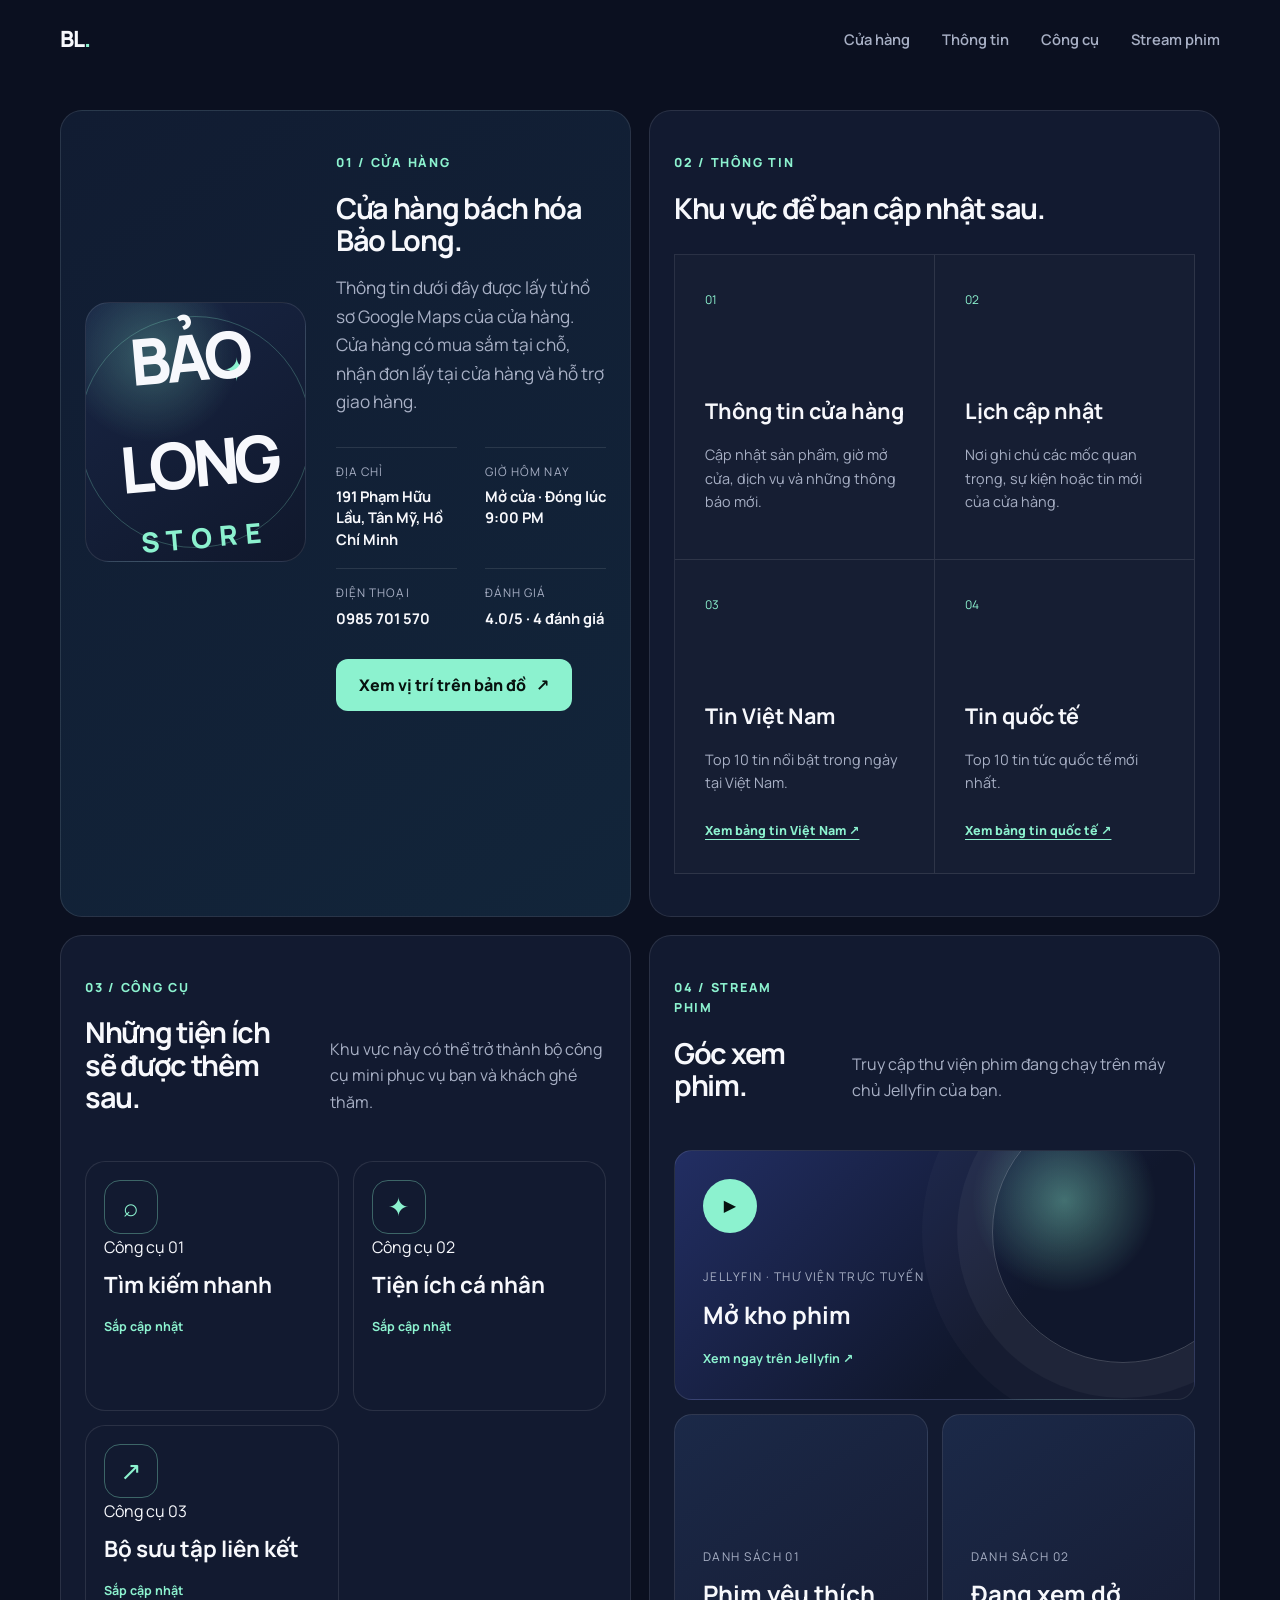
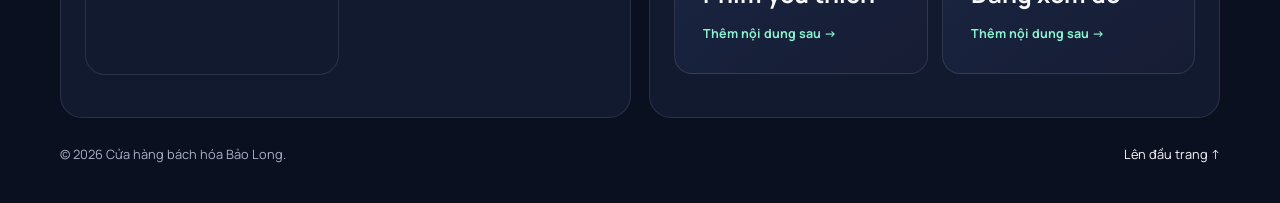
<file: index.html>
<!DOCTYPE html>
<html lang="vi">
<head>
  <meta charset="UTF-8">
  <meta name="viewport" content="width=device-width, initial-scale=1.0">
  <meta name="description" content="Cửa hàng bách hóa Bảo Long tại 191 Phạm Hữu Lầu, Tân Mỹ, Hồ Chí Minh.">
  <meta name="theme-color" content="#0b1020">
  <title>Cửa hàng bách hóa Bảo Long</title>
  <link rel="preconnect" href="https://fonts.googleapis.com">
  <link rel="preconnect" href="https://fonts.gstatic.com" crossorigin>
  <link href="https://fonts.googleapis.com/css2?family=Manrope:wght@400;500;600;700;800&display=swap" rel="stylesheet">
  <link rel="stylesheet" href="style.css">
  <script src="script.js" defer></script>
</head>
<body>
  <a class="skip-link" href="#main-content">Đi tới nội dung chính</a>

  <header class="site-header" id="top">
    <div class="container nav-wrap">
      <a class="logo" href="#top" aria-label="Trang chủ Bảo Long">BL<span>.</span></a>
      <button class="menu-toggle" type="button" aria-label="Mở menu" aria-expanded="false" aria-controls="main-nav">
        <span></span><span></span><span></span>
      </button>
      <nav class="main-nav" id="main-nav" aria-label="Điều hướng chính">
        <a href="#store">Cửa hàng</a>
        <a href="#info">Thông tin</a>
        <a href="#tools">Công cụ</a>
        <a href="#movies">Stream phim</a>
      </nav>
    </div>
  </header>

  <main id="main-content">
    <section class="section store-section" id="store">
      <div class="container store-grid">
        <div class="store-visual reveal"><div class="store-sign">BẢO LONG<span>STORE</span></div><div class="store-sparkle">✦</div></div>
        <div class="store-copy reveal">
          <p class="kicker">01 / Cửa hàng</p>
          <h2>Cửa hàng bách hóa Bảo Long.</h2>
          <p>Thông tin dưới đây được lấy từ hồ sơ Google Maps của cửa hàng. Cửa hàng có mua sắm tại chỗ, nhận đơn lấy tại cửa hàng và hỗ trợ giao hàng.</p>
          <div class="store-facts">
            <div><span>Địa chỉ</span><strong>191 Phạm Hữu Lầu, Tân Mỹ, Hồ Chí Minh</strong></div>
            <div><span>Giờ hôm nay</span><strong>Mở cửa · Đóng lúc 9:00 PM</strong></div>
            <div><span>Điện thoại</span><a href="tel:+84985701570"><strong>0985 701 570</strong></a></div>
            <div><span>Đánh giá</span><strong>4.0/5 · 4 đánh giá</strong></div>
          </div>
          <a class="button button-primary" href="https://maps.app.goo.gl/7ZefeHJxHjEDGv92A" target="_blank" rel="noopener">Xem vị trí trên bản đồ <span aria-hidden="true">↗</span></a>
        </div>
      </div>
    </section>

    <section class="section skills-section" id="info">
      <div class="container">
        <div class="section-heading reveal">
          <p class="kicker">02 / Thông tin</p>
          <h2>Khu vực để bạn cập nhật sau.</h2>
        </div>
        <div class="skills-grid">
          <article class="skill-card reveal"><span>01</span><h3>Thông tin cửa hàng</h3><p>Cập nhật sản phẩm, giờ mở cửa, dịch vụ và những thông báo mới.</p></article>
          <article class="skill-card reveal"><span>02</span><h3>Lịch cập nhật</h3><p>Nơi ghi chú các mốc quan trọng, sự kiện hoặc tin mới của cửa hàng.</p></article>
          <article class="skill-card reveal"><span>03</span><h3>Tin Việt Nam</h3><p>Top 10 tin nổi bật trong ngày tại Việt Nam.</p><a class="card-link" href="https://news.bachhoabaolong.com" target="_blank" rel="noopener">Xem bảng tin Việt Nam ↗</a></article>
          <article class="skill-card reveal"><span>04</span><h3>Tin quốc tế</h3><p>Top 10 tin tức quốc tế mới nhất.</p><a class="card-link" href="https://news.bachhoabaolong.com" target="_blank" rel="noopener">Xem bảng tin quốc tế ↗</a></article>
        </div>
      </div>
    </section>

    <section class="section tools-section" id="tools">
      <div class="container">
        <div class="section-heading projects-heading reveal">
          <div><p class="kicker">03 / Công cụ</p><h2>Những tiện ích sẽ được thêm sau.</h2></div>
          <p>Khu vực này có thể trở thành bộ công cụ mini phục vụ bạn và khách ghé thăm.</p>
        </div>
        <div class="projects-grid">
          <article class="project-card tool-card reveal"><div class="tool-icon">⌕</div><div><p>Công cụ 01</p><h3>Tìm kiếm nhanh</h3><span class="coming-soon">Sắp cập nhật</span></div></article>
          <article class="project-card tool-card reveal"><div class="tool-icon">✦</div><div><p>Công cụ 02</p><h3>Tiện ích cá nhân</h3><span class="coming-soon">Sắp cập nhật</span></div></article>
          <article class="project-card tool-card reveal"><div class="tool-icon">↗</div><div><p>Công cụ 03</p><h3>Bộ sưu tập liên kết</h3><span class="coming-soon">Sắp cập nhật</span></div></article>
        </div>
      </div>
    </section>

    <section class="section movies-section" id="movies">
      <div class="container">
        <div class="section-heading projects-heading reveal">
          <div><p class="kicker">04 / Stream phim</p><h2>Góc xem phim.</h2></div>
          <p>Truy cập thư viện phim đang chạy trên máy chủ Jellyfin của bạn.</p>
        </div>
        <div class="movie-grid">
          <a class="movie-card movie-main movie-link reveal" href="https://jellyfin.bachhoabaolong.com" target="_blank" rel="noopener" aria-label="Mở Jellyfin để xem phim"><div class="play-button">▶</div><div><p>Jellyfin · Thư viện trực tuyến</p><h3>Mở kho phim</h3><span class="movie-cta">Xem ngay trên Jellyfin ↗</span></div></a>
          <article class="movie-card reveal"><p>Danh sách 01</p><h3>Phim yêu thích</h3><span>Thêm nội dung sau →</span></article>
          <article class="movie-card reveal"><p>Danh sách 02</p><h3>Đang xem dở</h3><span>Thêm nội dung sau →</span></article>
        </div>
      </div>
    </section>

  </main>

  <footer class="site-footer">
    <div class="container footer-inner">
      <p>© <span id="year"></span> Cửa hàng bách hóa Bảo Long.</p>
      <a href="#top">Lên đầu trang ↑</a>
    </div>
  </footer>
</body>
</html>
</file>
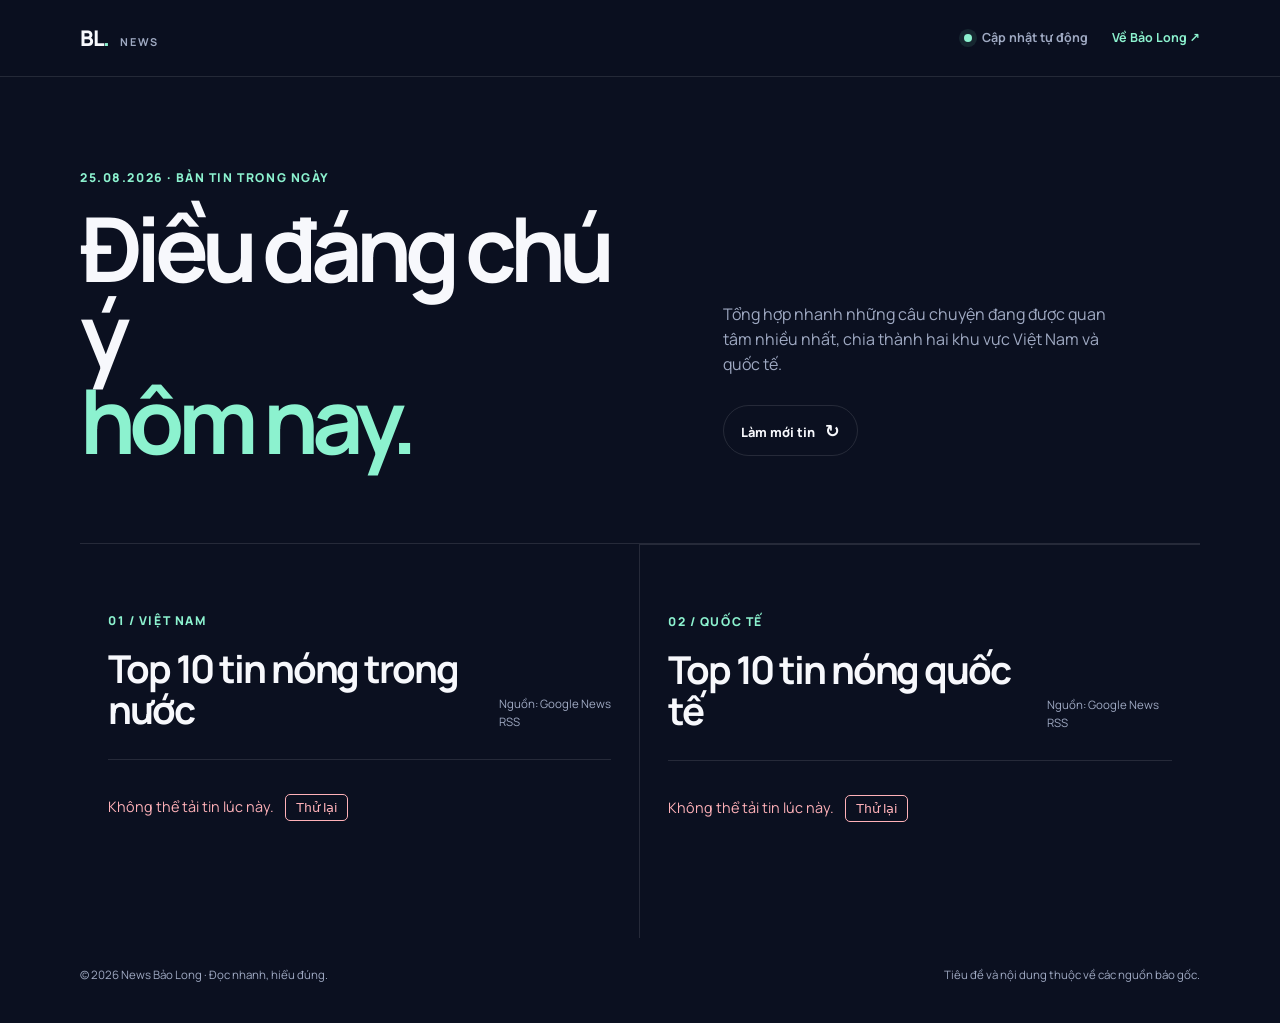
<file: news-site/index.html>
<!doctype html>
<html lang="vi">
<head>
  <meta charset="utf-8">
  <meta name="viewport" content="width=device-width, initial-scale=1">
  <meta name="description" content="News Bảo Long — tổng hợp 10 tin tức nổi bật nhất tại Việt Nam và quốc tế.">
  <meta name="theme-color" content="#0b1020">
  <title>News Bảo Long | Tin tức hôm nay</title>
  <link rel="preconnect" href="https://fonts.googleapis.com">
  <link rel="preconnect" href="https://fonts.gstatic.com" crossorigin>
  <link href="https://fonts.googleapis.com/css2?family=Manrope:wght@400;500;600;700;800&display=swap" rel="stylesheet">
  <link rel="stylesheet" href="style.css">
  <script src="app.js" defer></script>
</head>
<body>
  <header class="topbar"><div class="wrap topbar-inner"><a class="brand" href="https://bachhoabaolong.com" aria-label="Về website Bảo Long">BL<span>.</span> <b>NEWS</b></a><div class="topbar-actions"><span class="live-dot"><i></i> Cập nhật tự động</span><a class="back-link" href="https://bachhoabaolong.com">Về Bảo Long ↗</a></div></div></header>
  <main class="wrap">
    <section class="masthead"><div><p class="eyebrow">25.08.2026 · Bản tin trong ngày</p><h1>Điều đáng chú ý<br><em>hôm nay.</em></h1></div><div class="masthead-note"><p>Tổng hợp nhanh những câu chuyện đang được quan tâm nhiều nhất, chia thành hai khu vực Việt Nam và quốc tế.</p><button class="refresh-button" id="refreshButton" type="button">Làm mới tin <span>↻</span></button></div></section>
    <section class="news-section" aria-labelledby="vn-title"><div class="section-head"><div><p class="section-number">01 / Việt Nam</p><h2 id="vn-title">Top 10 tin nóng trong nước</h2></div><span class="source-label">Nguồn: Google News RSS</span></div><div class="news-list" id="vietnamNews" aria-live="polite"><div class="loading">Đang tải tin Việt Nam<span>...</span></div></div></section>
    <section class="news-section international" aria-labelledby="world-title"><div class="section-head"><div><p class="section-number">02 / Quốc tế</p><h2 id="world-title">Top 10 tin nóng quốc tế</h2></div><span class="source-label">Nguồn: Google News RSS</span></div><div class="news-list" id="worldNews" aria-live="polite"><div class="loading">Đang tải tin quốc tế<span>...</span></div></div></section>
  </main>
  <footer class="footer wrap"><p>© <span id="year"></span> News Bảo Long · Đọc nhanh, hiểu đúng.</p><p>Tiêu đề và nội dung thuộc về các nguồn báo gốc.</p></footer>
</body>
</html>
</file>
<file: style.css>
:root {
  --bg: #0b1020;
  --surface: #121a30;
  --surface-soft: #161f38;
  --text: #f7f8fc;
  --muted: #a8b0c5;
  --line: rgba(255,255,255,.1);
  --accent: #8cf2cf;
  --accent-2: #8aa8ff;
  --max: 1160px;
}

* { box-sizing: border-box; }
html { scroll-behavior: smooth; }
body { margin: 0; background: var(--bg); color: var(--text); font-family: "Manrope", system-ui, sans-serif; line-height: 1.65; }
a { color: inherit; }
button, a { -webkit-tap-highlight-color: transparent; }
.container { width: min(calc(100% - 40px), var(--max)); margin-inline: auto; }
.section { padding: 112px 0; scroll-margin-top: 80px; }
.skip-link { position: fixed; top: -80px; left: 16px; z-index: 99; padding: 12px 18px; border-radius: 10px; background: var(--accent); color: #07120f; font-weight: 800; transition: top .2s; }
.skip-link:focus { top: 16px; }

.site-header { position: fixed; inset: 0 0 auto; z-index: 20; border-bottom: 1px solid transparent; transition: background .3s, border-color .3s; }
.site-header.scrolled { background: rgba(11,16,32,.88); border-color: var(--line); backdrop-filter: blur(16px); }
.nav-wrap { min-height: 78px; display: flex; align-items: center; justify-content: space-between; }
.logo { font-size: 1.4rem; font-weight: 800; text-decoration: none; letter-spacing: -.04em; }
.logo span { color: var(--accent); }
.main-nav { display: flex; align-items: center; gap: 32px; }
.main-nav a { color: var(--muted); text-decoration: none; font-size: .92rem; font-weight: 600; transition: color .2s; }
.main-nav a:hover, .main-nav a:focus-visible { color: var(--text); }
.main-nav .nav-cta { padding: 10px 18px; border: 1px solid var(--line); border-radius: 999px; color: var(--text); }
.menu-toggle { display: none; width: 44px; height: 44px; border: 1px solid var(--line); border-radius: 12px; background: transparent; }
.menu-toggle span { display: block; width: 20px; height: 2px; margin: 4px auto; background: var(--text); transition: .2s; }

/* Horizontal module layout */
main { width: min(calc(100% - 40px), var(--max)); margin-inline: auto; padding-top: 110px; display: grid; grid-template-columns: repeat(4, minmax(0, 1fr)); gap: 18px; }
main > .section { min-width: 0; width: 100%; margin: 0; padding: 42px 24px; border: 1px solid var(--line); border-radius: 22px; background: var(--surface); }
main > .hero { grid-column: 1 / -1; width: auto; min-height: calc(100svh - 110px); padding: 110px 0 70px; border: 0; border-radius: 0; background: transparent; }
main > .store-section { grid-column: span 2; background: linear-gradient(145deg, #111c32, #12253a); }
main > .info-section, main > .skills-section { grid-column: span 2; }
main > .tools-section, main > .movies-section { grid-column: span 2; }
main > .section > .container { width: 100%; }
main > .section .section-heading { margin-bottom: 30px; }
main > .section h2 { margin-bottom: 18px; font-size: clamp(1.55rem, 2.25vw, 2.25rem); line-height: 1.12; letter-spacing: -.045em; }
main > .section .section-heading h2 { max-width: 520px; }
main > .store-section .store-grid { gap: 30px; }
main > .store-section .store-visual { min-height: 260px; }
main > .skills-section .skills-grid { grid-template-columns: 1fr 1fr; }
main > .tools-section .projects-grid { grid-template-columns: 1fr 1fr; gap: 14px; }
main > .movies-section .movie-grid { grid-template-columns: 1fr 1fr; gap: 14px; }
main > .movies-section .movie-main { grid-column: 1 / -1; min-height: 250px; }

.hero { min-height: 100svh; display: grid; place-items: center; padding-top: 130px; overflow: hidden; }
.hero-grid { display: grid; grid-template-columns: 1.05fr .95fr; gap: 70px; align-items: center; }
.eyebrow { display: inline-flex; align-items: center; gap: 10px; margin: 0 0 24px; color: var(--muted); font-size: .85rem; font-weight: 700; text-transform: uppercase; letter-spacing: .12em; }
.status-dot { width: 9px; height: 9px; border-radius: 50%; background: var(--accent); box-shadow: 0 0 0 6px rgba(140,242,207,.09); }
h1, h2, h3, p { margin-top: 0; }
h1 { max-width: 760px; margin-bottom: 24px; font-size: clamp(3.25rem, 7vw, 6.2rem); line-height: .98; letter-spacing: -.065em; }
h1 span { color: var(--accent); }
.hero-lead { max-width: 620px; color: var(--muted); font-size: clamp(1.05rem, 2vw, 1.3rem); }
.hero-actions { display: flex; flex-wrap: wrap; gap: 12px; margin-top: 38px; }
.button { display: inline-flex; align-items: center; justify-content: center; gap: 10px; min-height: 52px; padding: 0 22px; border: 1px solid transparent; border-radius: 12px; text-decoration: none; font-weight: 800; transition: transform .2s, background .2s, border-color .2s; }
.button:hover { transform: translateY(-2px); }
.button-primary { background: var(--accent); color: #07120f; }
.button-ghost { border-color: var(--line); background: rgba(255,255,255,.03); }
.hero-meta { display: grid; grid-template-columns: repeat(3, 1fr); gap: 20px; margin-top: 62px; padding-top: 28px; border-top: 1px solid var(--line); }
.hero-meta strong, .hero-meta span { display: block; }
.hero-meta strong { margin-bottom: 4px; font-size: 1rem; }
.hero-meta span { color: var(--muted); font-size: .78rem; }
.hero-visual { position: relative; min-height: 520px; display: grid; place-items: center; }
.code-card { position: relative; z-index: 2; width: min(100%, 480px); border: 1px solid rgba(255,255,255,.14); border-radius: 22px; overflow: hidden; background: rgba(18,26,48,.85); box-shadow: 0 40px 100px rgba(0,0,0,.4); transform: rotate(2deg); backdrop-filter: blur(20px); }
.code-top { display: flex; align-items: center; gap: 7px; padding: 15px 18px; border-bottom: 1px solid var(--line); color: var(--muted); font-size: .72rem; }
.code-top i { width: 9px; height: 9px; border-radius: 50%; background: #ff6e79; }
.code-top i:nth-child(2) { background: #ffd166; }
.code-top i:nth-child(3) { background: var(--accent); }
.code-top span { margin-left: 8px; }
pre { margin: 0; padding: 38px 32px 46px; color: #dce4ff; font: 500 clamp(.78rem, 1.5vw, .98rem)/1.9 ui-monospace, SFMono-Regular, Consolas, monospace; white-space: pre-wrap; }
code b { color: #8aa8ff; } code em { color: #ffd28a; font-style: normal; }
.orb { position: absolute; border-radius: 50%; filter: blur(4px); }
.orb-one { width: 350px; height: 350px; background: rgba(99,130,255,.18); top: 20px; right: -50px; }
.orb-two { width: 260px; height: 260px; background: rgba(140,242,207,.14); bottom: 0; left: 0; }
.floating-tag { position: absolute; z-index: 3; padding: 10px 15px; border: 1px solid var(--line); border-radius: 999px; background: rgba(11,16,32,.82); color: var(--accent); font-size: .76rem; font-weight: 800; box-shadow: 0 12px 30px rgba(0,0,0,.25); }
.tag-one { top: 84px; right: -8px; } .tag-two { bottom: 82px; left: -6px; color: #b8c7ff; }

.section-heading { max-width: 720px; margin-bottom: 54px; }
.kicker { margin-bottom: 18px; color: var(--accent); font-size: .78rem; font-weight: 800; text-transform: uppercase; letter-spacing: .14em; }
h2 { font-size: clamp(2.25rem, 5vw, 4.2rem); line-height: 1.08; letter-spacing: -.055em; }
.about-grid { display: grid; grid-template-columns: 1fr 1fr; gap: 100px; align-items: start; }
.about-copy { padding-top: 50px; color: var(--muted); font-size: 1.08rem; }
.about-copy p { margin-bottom: 24px; }
.text-link { display: inline-flex; gap: 8px; color: var(--text); font-weight: 800; text-underline-offset: 5px; }
.store-section { background: #0e1528; }
.store-grid { display: grid; grid-template-columns: .9fr 1.1fr; gap: 90px; align-items: center; }
.store-visual { position: relative; min-height: 360px; display: grid; place-items: center; overflow: hidden; border: 1px solid var(--line); border-radius: 24px; background: radial-gradient(circle at 30% 20%, rgba(140,242,207,.28), transparent 34%), linear-gradient(145deg, #182544, #10182c); }
.store-visual::before, .store-visual::after { content: ""; position: absolute; border: 1px solid rgba(140,242,207,.25); border-radius: 50%; }
.store-visual::before { width: 340px; height: 340px; }
.store-visual::after { width: 230px; height: 230px; }
.store-sign { position: relative; z-index: 1; text-align: center; font-size: clamp(2rem, 5vw, 4rem); font-weight: 800; letter-spacing: -.08em; transform: rotate(-5deg); }
.store-sign span { display: block; color: var(--accent); font-size: .43em; letter-spacing: .28em; }
.store-sparkle { position: absolute; top: 40px; right: 55px; color: var(--accent); font-size: 2rem; }
.store-copy p:not(.kicker) { max-width: 570px; margin-bottom: 30px; color: var(--muted); font-size: 1.08rem; }
.store-facts { display: grid; grid-template-columns: 1fr 1fr; gap: 18px 28px; margin: 0 0 30px; }
.store-facts div { padding-top: 14px; border-top: 1px solid var(--line); }
.store-facts span, .store-facts strong { display: block; }
.store-facts span { margin-bottom: 5px; color: var(--muted); font-size: .74rem; text-transform: uppercase; letter-spacing: .09em; }
.store-facts strong { font-size: .92rem; line-height: 1.45; }
.store-facts a { text-decoration: none; }
.tools-section { background: #0e1528; }
.tool-card { min-height: 250px; display: flex; flex-direction: column; justify-content: space-between; background: var(--surface-soft); }
.tool-icon { display: grid; width: 54px; height: 54px; place-items: center; border: 1px solid rgba(140,242,207,.35); border-radius: 16px; color: var(--accent); font-size: 1.6rem; }
.tool-card h3 { margin: 0 0 8px; font-size: 1.4rem; }
.tool-card p { margin-bottom: 6px; }
.coming-soon, .movie-card span { color: var(--accent); font-size: .78rem; font-weight: 700; }
.movies-section { padding-top: 40px; }
.movie-grid { display: grid; grid-template-columns: 1.4fr .8fr .8fr; gap: 18px; }
.movie-card { min-height: 260px; display: flex; flex-direction: column; justify-content: end; padding: 28px; border: 1px solid var(--line); border-radius: 18px; background: linear-gradient(145deg, #1b2948, #161c33); }
.movie-link { color: inherit; text-decoration: none; transition: transform .25s, border-color .25s; }
.movie-link:hover { transform: translateY(-5px); border-color: rgba(140,242,207,.4); }
.movie-card p { margin-bottom: 8px; color: var(--muted); font-size: .75rem; text-transform: uppercase; letter-spacing: .12em; }
.movie-card h3 { margin-bottom: 10px; font-size: 1.5rem; }
.movie-cta { color: var(--accent); font-size: .82rem; font-weight: 800; }
.movie-main { position: relative; min-height: 370px; overflow: hidden; background: radial-gradient(circle at 75% 20%, rgba(140,242,207,.4), transparent 21%), linear-gradient(135deg, #222e63, #10172c 65%); }
.movie-main::before { content: ""; position: absolute; width: 260px; height: 260px; right: -60px; top: -50px; border-radius: 50%; border: 1px solid rgba(255,255,255,.2); box-shadow: 0 0 0 35px rgba(255,255,255,.04), 0 0 0 70px rgba(255,255,255,.025); }
.play-button { position: absolute; top: 28px; left: 28px; display: grid; width: 54px; height: 54px; place-items: center; border-radius: 50%; background: var(--accent); color: #07120f; }
.skills-section { background: #0e1528; }
.skills-grid { display: grid; grid-template-columns: repeat(4, 1fr); border-top: 1px solid var(--line); border-left: 1px solid var(--line); }
.skill-card { min-height: 280px; padding: 30px; border-right: 1px solid var(--line); border-bottom: 1px solid var(--line); background: rgba(255,255,255,.015); transition: background .25s, transform .25s; }
.skill-card:hover { z-index: 1; background: var(--surface-soft); transform: translateY(-6px); }
.skill-card > span { color: var(--accent); font-size: .75rem; }
.skill-card h3 { margin: 82px 0 14px; font-size: 1.35rem; }
.skill-card p { color: var(--muted); font-size: .9rem; }
.card-link { display: inline-block; margin-top: 12px; color: var(--accent); font-size: .78rem; font-weight: 800; text-underline-offset: 4px; }
.projects-heading { max-width: none; display: flex; align-items: end; justify-content: space-between; gap: 40px; }
.projects-heading > p { max-width: 350px; color: var(--muted); }
.projects-grid { display: grid; grid-template-columns: 1.25fr .75fr; gap: 24px; }
.project-card { display: block; padding: 18px; border: 1px solid var(--line); border-radius: 20px; background: var(--surface); text-decoration: none; transition: transform .25s, border-color .25s; }
.project-card:hover { transform: translateY(-5px); border-color: rgba(140,242,207,.4); }
.project-art { height: 330px; border-radius: 13px; overflow: hidden; background: #d8deff; }
.project-featured .project-art { height: 430px; }
.art-gallery { display: grid; grid-template-columns: 1fr 1fr; gap: 9px; padding: 28px; background: linear-gradient(135deg, #f0d5ff, #bfe9e0); }
.art-gallery span { border-radius: 9px; background: linear-gradient(145deg, rgba(11,16,32,.92), rgba(89,111,177,.65)); box-shadow: inset 0 0 0 1px rgba(255,255,255,.2); }
.art-gallery span:nth-child(2) { transform: translateY(35px); background: linear-gradient(145deg, #164a42, #89ddbf); }
.art-gallery span:nth-child(3) { background: linear-gradient(145deg, #5f3d75, #e5a8ff); }
.art-gallery span:nth-child(4) { transform: translateY(35px); }
.art-scroll { display: grid; place-items: center; background: linear-gradient(145deg, #1d2747, #334b78); }
.art-scroll > div { width: 64%; }
.art-scroll i { display: block; height: 10px; margin: 17px 0; border-radius: 99px; background: rgba(255,255,255,.85); }
.art-scroll i:nth-child(2) { width: 75%; background: var(--accent); }
.art-scroll i:nth-child(3) { width: 88%; }
.project-info { display: flex; justify-content: space-between; align-items: end; padding: 24px 8px 6px; }
.project-info p, .project-next p { margin-bottom: 8px; color: var(--muted); font-size: .72rem; text-transform: uppercase; letter-spacing: .12em; }
.project-info h3 { margin: 0; font-size: 1.35rem; }
.project-arrow { font-size: 1.5rem; }
.project-next { min-height: 260px; display: flex; flex-direction: column; justify-content: space-between; padding: 34px; background: linear-gradient(145deg, var(--surface), #162b37); }
.project-next h3 { max-width: 400px; font-size: clamp(1.5rem, 3vw, 2.4rem); line-height: 1.2; }
.contact-section { padding-bottom: 70px; }
.contact-card { padding: 80px; border-radius: 28px; background: var(--accent); color: #07120f; text-align: center; }
.contact-card .kicker { color: #246354; }
.contact-card h2 span { color: #367e6c; }
.contact-card > p:not(.kicker):not(.contact-note) { max-width: 650px; margin: 0 auto 34px; color: #27584c; }
.button-light { background: #07120f; color: var(--text); }
.contact-note { margin: 20px 0 0; font-size: .72rem; color: #367263; }
.site-footer { padding: 26px 0 38px; }
.footer-inner { display: flex; justify-content: space-between; gap: 20px; color: var(--muted); font-size: .8rem; }
.footer-inner p { margin: 0; }
.footer-inner a { text-decoration: none; color: var(--text); }

.reveal { opacity: 0; transform: translateY(24px); transition: opacity .7s ease, transform .7s ease; }
.reveal.visible { opacity: 1; transform: none; }
@media (prefers-reduced-motion: reduce) { html { scroll-behavior: auto; } .reveal { opacity: 1; transform: none; transition: none; } * { animation: none !important; } }

@media (max-width: 900px) {
  main { grid-template-columns: 1fr 1fr; padding-top: 100px; }
  main > .hero { grid-column: 1 / -1; }
  main > .store-section, main > .info-section, main > .skills-section, main > .tools-section, main > .movies-section { grid-column: span 1; }
  .section { padding: 88px 0; }
  .hero-grid, .about-grid, .store-grid { grid-template-columns: 1fr; gap: 42px; }
  .hero { padding-top: 140px; }
  .hero-visual { min-height: 400px; }
  .skills-grid { grid-template-columns: 1fr 1fr; }
  .projects-grid { grid-template-columns: 1fr; }
  .movie-grid { grid-template-columns: 1fr 1fr; }
  .movie-main { grid-column: 1 / -1; }
  .project-featured .project-art, .project-art { height: 360px; }
  .about-copy { padding-top: 0; }
}

@media (max-width: 680px) {
  main { width: min(calc(100% - 28px), var(--max)); display: block; padding-top: 84px; }
  main > .section, main > .hero { width: 100%; margin-bottom: 14px; padding: 48px 18px; }
  main > .hero { min-height: auto; padding-top: 125px; }
  .container { width: min(calc(100% - 28px), var(--max)); }
  .section { padding: 74px 0; }
  .nav-wrap { min-height: 68px; }
  .menu-toggle { display: block; z-index: 2; }
  .main-nav { position: absolute; top: 68px; left: 14px; right: 14px; display: none; flex-direction: column; align-items: stretch; gap: 4px; padding: 12px; border: 1px solid var(--line); border-radius: 16px; background: #10172b; box-shadow: 0 20px 50px rgba(0,0,0,.4); }
  .main-nav.open { display: flex; }
  .main-nav a { padding: 12px; }
  .main-nav .nav-cta { border: 0; border-radius: 9px; background: rgba(255,255,255,.05); }
  .menu-toggle.active span:nth-child(1) { transform: translateY(6px) rotate(45deg); }
  .menu-toggle.active span:nth-child(2) { opacity: 0; }
  .menu-toggle.active span:nth-child(3) { transform: translateY(-6px) rotate(-45deg); }
  .hero { min-height: auto; padding: 125px 0 70px; }
  h1 { font-size: clamp(3rem, 15vw, 4.5rem); }
  .hero-meta { grid-template-columns: 1fr; gap: 14px; }
  .hero-meta div { display: flex; justify-content: space-between; }
  .hero-visual { min-height: 330px; }
  .code-card { width: 94%; }
  pre { padding: 30px 20px 36px; }
  .floating-tag { display: none; }
  .skills-grid { grid-template-columns: 1fr; }
  .skill-card { min-height: 220px; }
  .skill-card h3 { margin-top: 48px; }
  .projects-heading { display: block; }
  .project-featured .project-art, .project-art { height: 280px; }
  .store-facts { grid-template-columns: 1fr; }
  .movie-grid { grid-template-columns: 1fr; }
  .movie-main { grid-column: auto; }
  .contact-card { padding: 56px 22px; border-radius: 20px; }
  .footer-inner { flex-direction: column; }
}
</file>
<file: news-site/style.css>
:root{--bg:#0b1020;--surface:#121a30;--text:#f7f8fc;--muted:#9fa9c2;--line:rgba(255,255,255,.11);--accent:#8cf2cf;--wrap:1120px}*{box-sizing:border-box}html{scroll-behavior:smooth}body{margin:0;color:var(--text);background:var(--bg);font-family:Manrope,system-ui,sans-serif;line-height:1.55}a{color:inherit}.wrap{width:min(calc(100% - 40px),var(--wrap));margin-inline:auto}.topbar{border-bottom:1px solid var(--line);background:rgba(11,16,32,.9);backdrop-filter:blur(16px)}.topbar-inner{min-height:76px;display:flex;align-items:center;justify-content:space-between;gap:24px}.brand{text-decoration:none;font-size:1.35rem;font-weight:800;letter-spacing:-.06em}.brand span{color:var(--accent)}.brand b{margin-left:8px;color:var(--muted);font-size:.68rem;letter-spacing:.17em}.topbar-actions{display:flex;align-items:center;gap:24px;font-size:.78rem;font-weight:700}.live-dot{color:var(--muted)}.live-dot i{display:inline-block;width:8px;height:8px;margin-right:7px;border-radius:50%;background:var(--accent);box-shadow:0 0 0 5px rgba(140,242,207,.1)}.back-link{color:var(--accent);text-decoration:none}.masthead{display:grid;grid-template-columns:1.1fr .9fr;align-items:end;gap:60px;padding:92px 0 80px;border-bottom:1px solid var(--line)}.eyebrow,.section-number{margin:0 0 17px;color:var(--accent);font-size:.76rem;font-weight:800;text-transform:uppercase;letter-spacing:.13em}h1,h2,h3,p{margin-top:0}h1{margin-bottom:0;font-size:clamp(3rem,7vw,6.2rem);line-height:.96;letter-spacing:-.075em}h1 em{color:var(--accent);font-style:normal}.masthead-note{max-width:410px;padding-bottom:7px;color:var(--muted);font-size:1rem}.masthead-note p{margin-bottom:28px}.refresh-button{padding:11px 17px;border:1px solid var(--line);border-radius:999px;color:var(--text);background:transparent;font:inherit;font-size:.8rem;font-weight:800;cursor:pointer;transition:.2s}.refresh-button:hover{border-color:var(--accent);color:var(--accent)}.refresh-button span{margin-left:7px;font-size:1.1rem}.news-section{padding:68px 0 82px}.news-section+.news-section{border-top:1px solid var(--line)}.international{padding-top:80px}.section-head{display:flex;align-items:end;justify-content:space-between;gap:24px;margin-bottom:28px}.section-head h2{margin:0;font-size:clamp(1.65rem,3vw,2.65rem);line-height:1.08;letter-spacing:-.055em}.source-label{color:var(--muted);font-size:.72rem}.news-list{border-top:1px solid var(--line)}.news-item{display:grid;grid-template-columns:54px 1fr auto;align-items:center;gap:20px;min-height:112px;padding:19px 0;border-bottom:1px solid var(--line);text-decoration:none;transition:padding .2s,background .2s}.news-item:hover{padding-left:12px;padding-right:12px;background:rgba(255,255,255,.035)}.news-rank{color:var(--accent);font-size:.82rem;font-weight:800}.news-content h3{margin:0 0 7px;font-size:1.02rem;line-height:1.38;letter-spacing:-.015em}.news-meta{color:var(--muted);font-size:.72rem}.news-arrow{color:var(--muted);font-size:1.15rem}.loading,.error{padding:34px 0;color:var(--muted);font-size:.9rem}.loading span{color:var(--accent);animation:pulse 1s infinite}.error{color:#ffb1b8}.error button{margin-left:8px;padding:5px 10px;border:1px solid currentColor;border-radius:5px;color:inherit;background:transparent;cursor:pointer}.footer{display:flex;justify-content:space-between;gap:20px;padding:28px 0 40px;color:var(--muted);font-size:.72rem}.footer p{margin:0}@keyframes pulse{0%,100%{opacity:.25}50%{opacity:1}}@media(max-width:700px){.wrap{width:min(calc(100% - 28px),var(--wrap))}.topbar-inner,.topbar-actions,.footer{align-items:flex-start;flex-direction:column}.topbar-inner{padding:18px 0;gap:14px}.topbar-actions{gap:9px}.masthead{display:block;padding:64px 0 52px}.masthead-note{margin-top:30px}.section-head{display:block}.source-label{display:block;margin-top:14px}.news-item{grid-template-columns:38px 1fr;gap:13px}.news-arrow{display:none}.news-content h3{font-size:.92rem}.news-section{padding:54px 0 62px}}
main{display:grid;grid-template-columns:1fr 1fr;gap:0}.masthead{grid-column:1 / -1}.news-section{min-width:0;padding:68px 28px 82px;border-right:1px solid var(--line)}.news-section:last-of-type{border-right:0}.international{padding-top:68px}@media(max-width:700px){main{display:block}.news-section{padding:54px 0 62px;border-right:0;border-top:1px solid var(--line)}.news-section:first-of-type{border-top:0}.international{padding-top:54px}}
@media(min-width:701px){.news-item{grid-template-columns:38px minmax(0,1fr) 94px 18px}.news-thumb{width:94px;height:62px;object-fit:cover;border-radius:8px;background:#1b2948;border:1px solid var(--line)}}.news-thumb{display:block}@media(max-width:700px){.news-item{grid-template-columns:32px minmax(0,1fr) 76px}.news-thumb{width:76px;height:52px;object-fit:cover;border-radius:7px}.news-arrow{display:none}}
.news-thumb{display:grid;place-items:center;overflow:hidden;border-radius:8px;background:linear-gradient(135deg,#243b63,#1a6e68);border:1px solid var(--line)}.news-thumb img{width:100%;height:100%;object-fit:cover}.news-thumb.fallback{background:linear-gradient(135deg,#243b63,#173b52)}.news-thumb.fallback b{color:var(--accent);font-size:.72rem;letter-spacing:.08em}
</file>
